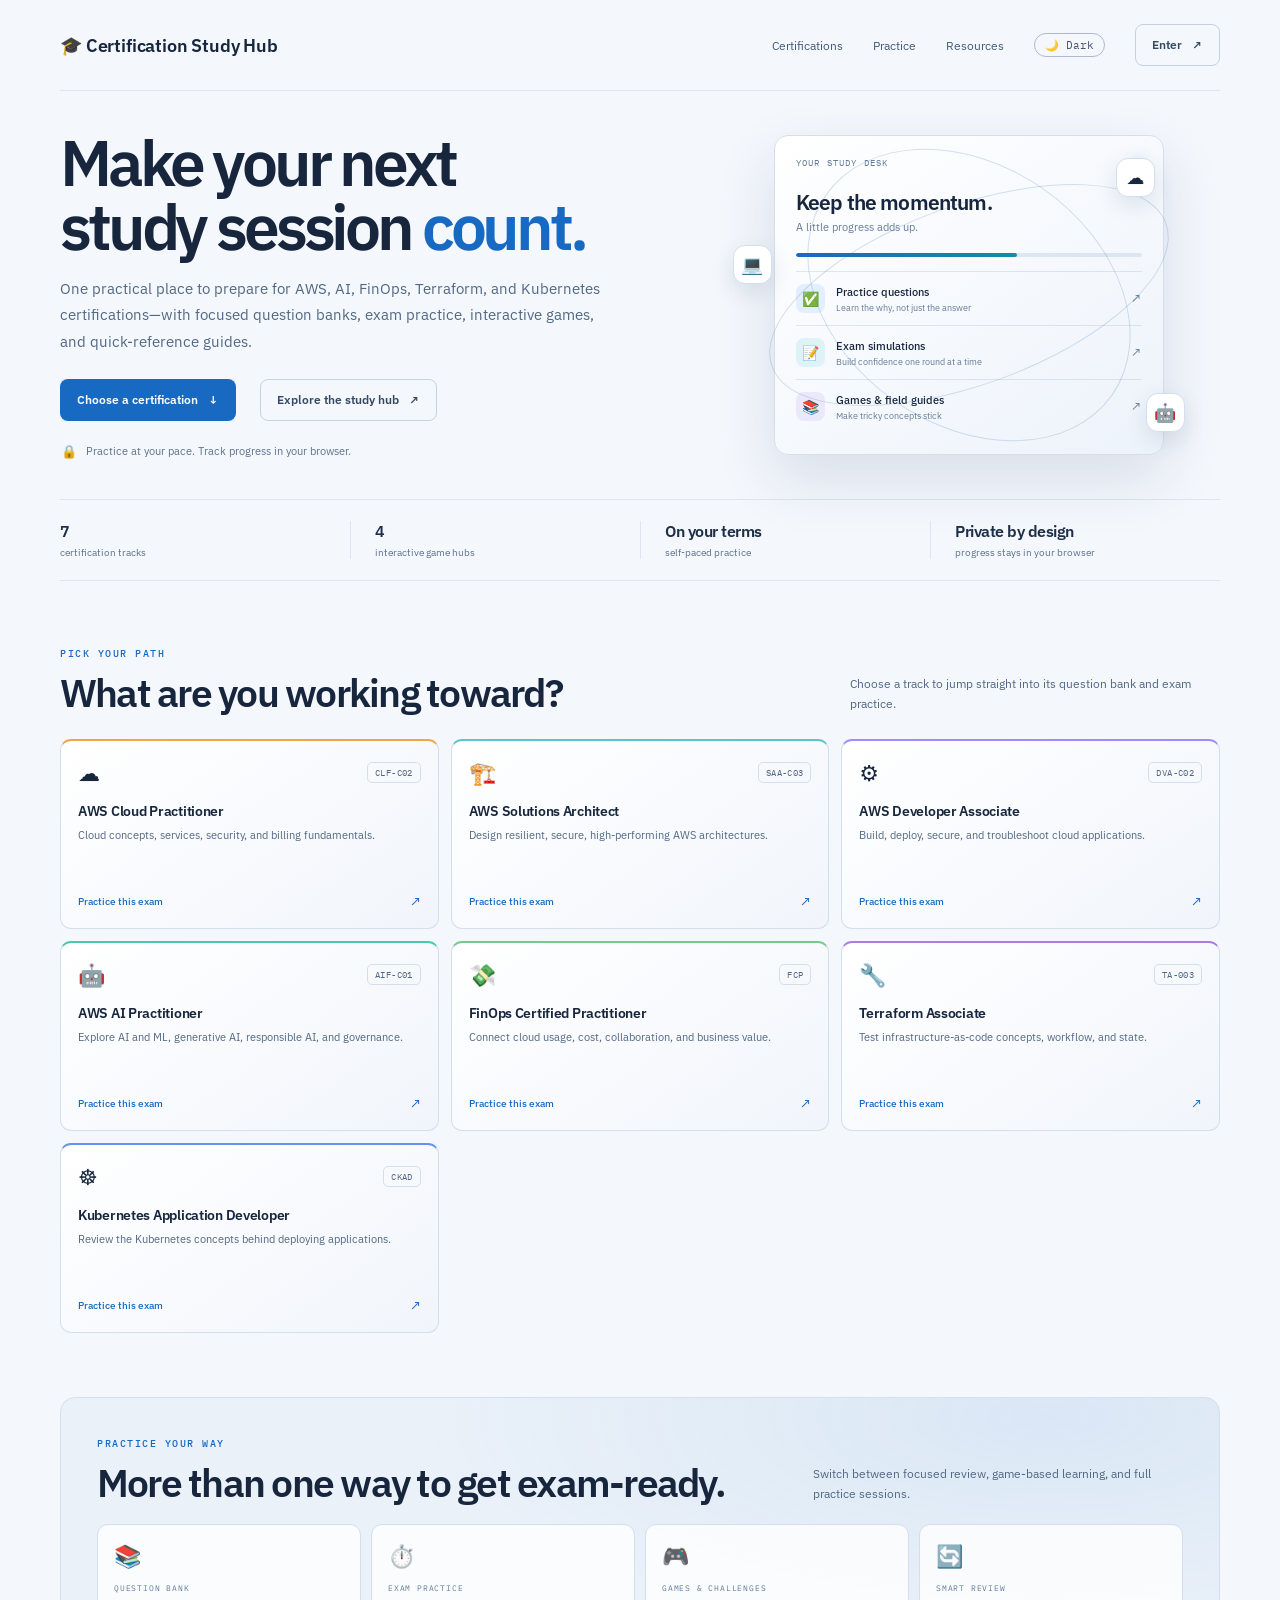
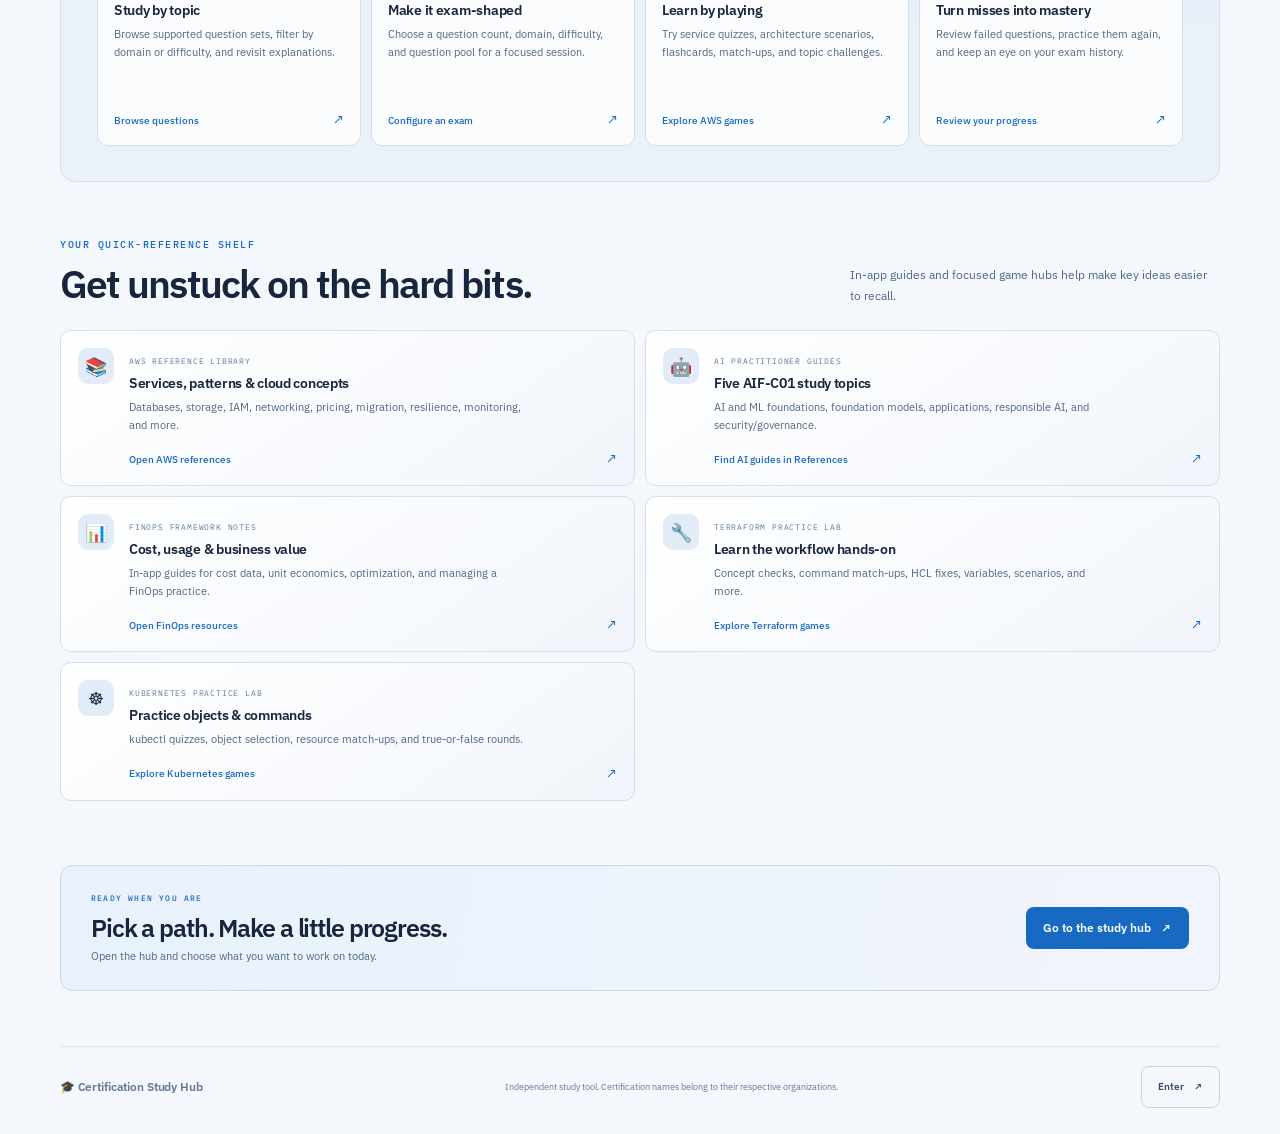
<file: index.html>
<!DOCTYPE html>
<html lang="en">
<head>
  <meta charset="UTF-8">
  <meta name="viewport" content="width=device-width, initial-scale=1">
  <meta name="theme-color" content="#f4f7fc">
  <meta name="description" content="A focused study hub for cloud, infrastructure, AI, Kubernetes, and FinOps certifications. Explore practice exams, question banks, games, and study guides.">
  <title>Certification Study Hub — Learn by doing</title>
  <link rel="stylesheet" href="css/styles.css">
  <link rel="stylesheet" href="css/landing.css">
</head>
<body class="landing-page">
  <header class="landing-nav">
    <a class="landing-brand" href="index.html" aria-label="Certification Study Hub home">
      <span class="landing-brand-mark">🎓</span>
      <span>Certification <span>Study Hub</span></span>
    </a>
    <nav class="landing-nav-links" aria-label="Main navigation">
      <a href="#certifications">Certifications</a>
      <a href="#practice">Practice</a>
      <a href="#resources">Resources</a>
      <button class="landing-theme-toggle" id="landing-theme-toggle" type="button" aria-label="Switch to light mode" aria-pressed="false">☀️ Light</button>
      <a class="landing-button landing-button-secondary landing-nav-cta" href="study-hub.html?exam=game">Enter <span aria-hidden="true">↗</span></a>
    </nav>
  </header>

  <main>
    <section class="landing-hero">
      <div class="landing-hero-copy">
        <h1>Make your next<br>study session <em>count.</em></h1>
        <p class="landing-lede">One practical place to prepare for AWS, AI, FinOps, Terraform, and Kubernetes certifications—with focused question banks, exam practice, interactive games, and quick-reference guides.</p>
        <div class="landing-hero-actions">
          <a class="landing-button landing-button-primary" href="#certifications">Choose a certification <span aria-hidden="true">↓</span></a>
          <a class="landing-button landing-button-secondary" href="study-hub.html?exam=game">Explore the study hub <span aria-hidden="true">↗</span></a>
        </div>
        <div class="landing-proof">
          <span class="landing-proof-icon">🔒</span>
          <span>Practice at your pace. Track progress in your browser.</span>
        </div>
      </div>
      <div class="landing-hero-art" aria-label="Study hub preview">
        <div class="landing-orbit landing-orbit-one"></div>
        <div class="landing-orbit landing-orbit-two"></div>
        <div class="landing-float landing-float-cloud">☁️</div>
        <div class="landing-float landing-float-code">💻</div>
        <div class="landing-float landing-float-ai">🤖</div>
        <div class="landing-preview">
          <div class="landing-preview-top"><span>YOUR STUDY DESK</span><span class="landing-live-dot"></span></div>
          <div class="landing-preview-title">Keep the momentum.</div>
          <div class="landing-preview-subtitle">A little progress adds up.</div>
          <div class="landing-preview-progress"><span></span></div>
          <div class="landing-preview-row">
            <span class="landing-preview-icon landing-preview-icon-green">✅</span>
            <span><strong>Practice questions</strong><small>Learn the why, not just the answer</small></span>
            <span class="landing-preview-arrow">↗</span>
          </div>
          <div class="landing-preview-row">
            <span class="landing-preview-icon landing-preview-icon-blue">📝</span>
            <span><strong>Exam simulations</strong><small>Build confidence one round at a time</small></span>
            <span class="landing-preview-arrow">↗</span>
          </div>
          <div class="landing-preview-row">
            <span class="landing-preview-icon landing-preview-icon-orange">📚</span>
            <span><strong>Games &amp; field guides</strong><small>Make tricky concepts stick</small></span>
            <span class="landing-preview-arrow">↗</span>
          </div>
        </div>
      </div>
    </section>

    <section class="landing-stat-strip" aria-label="Study hub features">
      <div><strong>7</strong><span>certification tracks</span></div>
      <div><strong>4</strong><span>interactive game hubs</span></div>
      <div><strong>On your terms</strong><span>self-paced practice</span></div>
      <div><strong>Private by design</strong><span>progress stays in your browser</span></div>
    </section>

    <section class="landing-section" id="certifications">
      <div class="landing-section-heading">
        <div><div class="landing-eyebrow">PICK YOUR PATH</div><h2>What are you working toward?</h2></div>
        <p>Choose a track to jump straight into its question bank and exam practice.</p>
      </div>
      <div class="landing-cert-grid">
        <a class="landing-cert-card cert-aws" href="study-hub.html?exam=ccp&screen=exam-config">
          <div class="landing-card-top"><span class="landing-card-icon">☁️</span><span class="landing-card-code">CLF-C02</span></div>
          <h3>AWS Cloud Practitioner</h3><p>Cloud concepts, services, security, and billing fundamentals.</p>
          <span class="landing-card-link">Practice this exam <b>↗</b></span>
        </a>
        <a class="landing-cert-card cert-saa" href="study-hub.html?exam=saa&screen=exam-config">
          <div class="landing-card-top"><span class="landing-card-icon">🏗️</span><span class="landing-card-code">SAA-C03</span></div>
          <h3>AWS Solutions Architect</h3><p>Design resilient, secure, high-performing AWS architectures.</p>
          <span class="landing-card-link">Practice this exam <b>↗</b></span>
        </a>
        <a class="landing-cert-card cert-dva" href="study-hub.html?exam=dva&screen=exam-config">
          <div class="landing-card-top"><span class="landing-card-icon">⚙️</span><span class="landing-card-code">DVA-C02</span></div>
          <h3>AWS Developer Associate</h3><p>Build, deploy, secure, and troubleshoot cloud applications.</p>
          <span class="landing-card-link">Practice this exam <b>↗</b></span>
        </a>
        <a class="landing-cert-card cert-ai" href="study-hub.html?exam=ai&screen=exam-config">
          <div class="landing-card-top"><span class="landing-card-icon">🤖</span><span class="landing-card-code">AIF-C01</span></div>
          <h3>AWS AI Practitioner</h3><p>Explore AI and ML, generative AI, responsible AI, and governance.</p>
          <span class="landing-card-link">Practice this exam <b>↗</b></span>
        </a>
        <a class="landing-cert-card cert-finops" href="study-hub.html?exam=finops&screen=exam-config">
          <div class="landing-card-top"><span class="landing-card-icon">💸</span><span class="landing-card-code">FCP</span></div>
          <h3>FinOps Certified Practitioner</h3><p>Connect cloud usage, cost, collaboration, and business value.</p>
          <span class="landing-card-link">Practice this exam <b>↗</b></span>
        </a>
        <a class="landing-cert-card cert-tf" href="study-hub.html?exam=terraform&screen=exam-config">
          <div class="landing-card-top"><span class="landing-card-icon">🔧</span><span class="landing-card-code">TA-003</span></div>
          <h3>Terraform Associate</h3><p>Test infrastructure-as-code concepts, workflow, and state.</p>
          <span class="landing-card-link">Practice this exam <b>↗</b></span>
        </a>
        <a class="landing-cert-card cert-k8s" href="study-hub.html?exam=ckad&screen=exam-config">
          <div class="landing-card-top"><span class="landing-card-icon">☸️</span><span class="landing-card-code">CKAD</span></div>
          <h3>Kubernetes Application Developer</h3><p>Review the Kubernetes concepts behind deploying applications.</p>
          <span class="landing-card-link">Practice this exam <b>↗</b></span>
        </a>
      </div>
    </section>

    <section class="landing-practice-band" id="practice">
      <div class="landing-section-heading">
        <div><div class="landing-eyebrow">PRACTICE YOUR WAY</div><h2>More than one way to get exam-ready.</h2></div>
        <p>Switch between focused review, game-based learning, and full practice sessions.</p>
      </div>
      <div class="landing-practice-grid">
        <a href="study-hub.html?exam=all&screen=bank" class="landing-practice-card">
          <span class="landing-practice-icon">📚</span><span class="landing-practice-kicker">QUESTION BANK</span>
          <h3>Study by topic</h3><p>Browse supported question sets, filter by domain or difficulty, and revisit explanations.</p><span class="landing-card-link">Browse questions <b>↗</b></span>
        </a>
        <a href="study-hub.html?exam=ccp&screen=exam-config" class="landing-practice-card">
          <span class="landing-practice-icon">⏱️</span><span class="landing-practice-kicker">EXAM PRACTICE</span>
          <h3>Make it exam-shaped</h3><p>Choose a question count, domain, difficulty, and question pool for a focused session.</p><span class="landing-card-link">Configure an exam <b>↗</b></span>
        </a>
        <a href="study-hub.html?exam=game" class="landing-practice-card">
          <span class="landing-practice-icon">🎮</span><span class="landing-practice-kicker">GAMES &amp; CHALLENGES</span>
          <h3>Learn by playing</h3><p>Try service quizzes, architecture scenarios, flashcards, match-ups, and topic challenges.</p><span class="landing-card-link">Explore AWS games <b>↗</b></span>
        </a>
        <a href="study-hub.html?exam=all&screen=failed" class="landing-practice-card">
          <span class="landing-practice-icon">🔄</span><span class="landing-practice-kicker">SMART REVIEW</span>
          <h3>Turn misses into mastery</h3><p>Review failed questions, practice them again, and keep an eye on your exam history.</p><span class="landing-card-link">Review your progress <b>↗</b></span>
        </a>
      </div>
    </section>

    <section class="landing-section" id="resources">
      <div class="landing-section-heading">
        <div><div class="landing-eyebrow">YOUR QUICK-REFERENCE SHELF</div><h2>Get unstuck on the hard bits.</h2></div>
        <p>In-app guides and focused game hubs help make key ideas easier to recall.</p>
      </div>
      <div class="landing-resource-grid">
        <a class="landing-resource-card" href="study-hub.html?exam=ref">
          <span class="landing-resource-icon">📚</span><div><span class="landing-resource-label">AWS REFERENCE LIBRARY</span><h3>Services, patterns &amp; cloud concepts</h3><p>Databases, storage, IAM, networking, pricing, migration, resilience, monitoring, and more.</p></div><span class="landing-card-link">Open AWS references <b>↗</b></span>
        </a>
        <a class="landing-resource-card" href="study-hub.html?exam=ref">
          <span class="landing-resource-icon">🤖</span><div><span class="landing-resource-label">AI PRACTITIONER GUIDES</span><h3>Five AIF-C01 study topics</h3><p>AI and ML foundations, foundation models, applications, responsible AI, and security/governance.</p></div><span class="landing-card-link">Find AI guides in References <b>↗</b></span>
        </a>
        <a class="landing-resource-card" href="study-hub.html?exam=finops-hub">
          <span class="landing-resource-icon">📊</span><div><span class="landing-resource-label">FINOPS FRAMEWORK NOTES</span><h3>Cost, usage &amp; business value</h3><p>In-app guides for cost data, unit economics, optimization, and managing a FinOps practice.</p></div><span class="landing-card-link">Open FinOps resources <b>↗</b></span>
        </a>
        <a class="landing-resource-card" href="study-hub.html?exam=tf-games">
          <span class="landing-resource-icon">🔧</span><div><span class="landing-resource-label">TERRAFORM PRACTICE LAB</span><h3>Learn the workflow hands-on</h3><p>Concept checks, command match-ups, HCL fixes, variables, scenarios, and more.</p></div><span class="landing-card-link">Explore Terraform games <b>↗</b></span>
        </a>
        <a class="landing-resource-card" href="study-hub.html?exam=k8s-games">
          <span class="landing-resource-icon">☸️</span><div><span class="landing-resource-label">KUBERNETES PRACTICE LAB</span><h3>Practice objects &amp; commands</h3><p>kubectl quizzes, object selection, resource match-ups, and true-or-false rounds.</p></div><span class="landing-card-link">Explore Kubernetes games <b>↗</b></span>
        </a>
      </div>
    </section>

    <section class="landing-final-cta">
      <div><div class="landing-eyebrow">READY WHEN YOU ARE</div><h2>Pick a path. Make a little progress.</h2><p>Open the hub and choose what you want to work on today.</p></div>
      <a class="landing-button landing-button-primary" href="study-hub.html?exam=game">Go to the study hub <span aria-hidden="true">↗</span></a>
    </section>
  </main>

  <footer class="landing-footer">
    <a class="landing-brand" href="index.html"><span class="landing-brand-mark">🎓</span><span>Certification <span>Study Hub</span></span></a>
    <span>Independent study tool. Certification names belong to their respective organizations.</span>
    <a class="landing-button landing-button-secondary" href="study-hub.html?exam=game">Enter <span aria-hidden="true">↗</span></a>
  </footer>
  <script>
    const landingThemeButton = document.getElementById('landing-theme-toggle');
    const landingThemeMeta = document.querySelector('meta[name="theme-color"]');

    function setLandingTheme(theme) {
      const isLight = theme === 'light';
      document.body.classList.toggle('light', isLight);
      landingThemeButton.textContent = isLight ? '🌙 Dark' : '☀️ Light';
      landingThemeButton.setAttribute('aria-label', `Switch to ${isLight ? 'dark' : 'light'} mode`);
      landingThemeButton.setAttribute('aria-pressed', String(isLight));
      landingThemeMeta.content = isLight ? '#f4f7fc' : '#0b1220';
    }

    try {
      setLandingTheme(localStorage.getItem('awshub_theme') || 'light');
    } catch (error) {
      console.warn('Could not read the landing page theme preference.', error);
      setLandingTheme('light');
    }

    landingThemeButton.addEventListener('click', () => {
      const theme = document.body.classList.contains('light') ? 'dark' : 'light';
      setLandingTheme(theme);
      try {
        localStorage.setItem('awshub_theme', theme);
      } catch (error) {
        console.warn('Could not save the landing page theme preference.', error);
      }
    });
  </script>
</body>
</html>
</file>
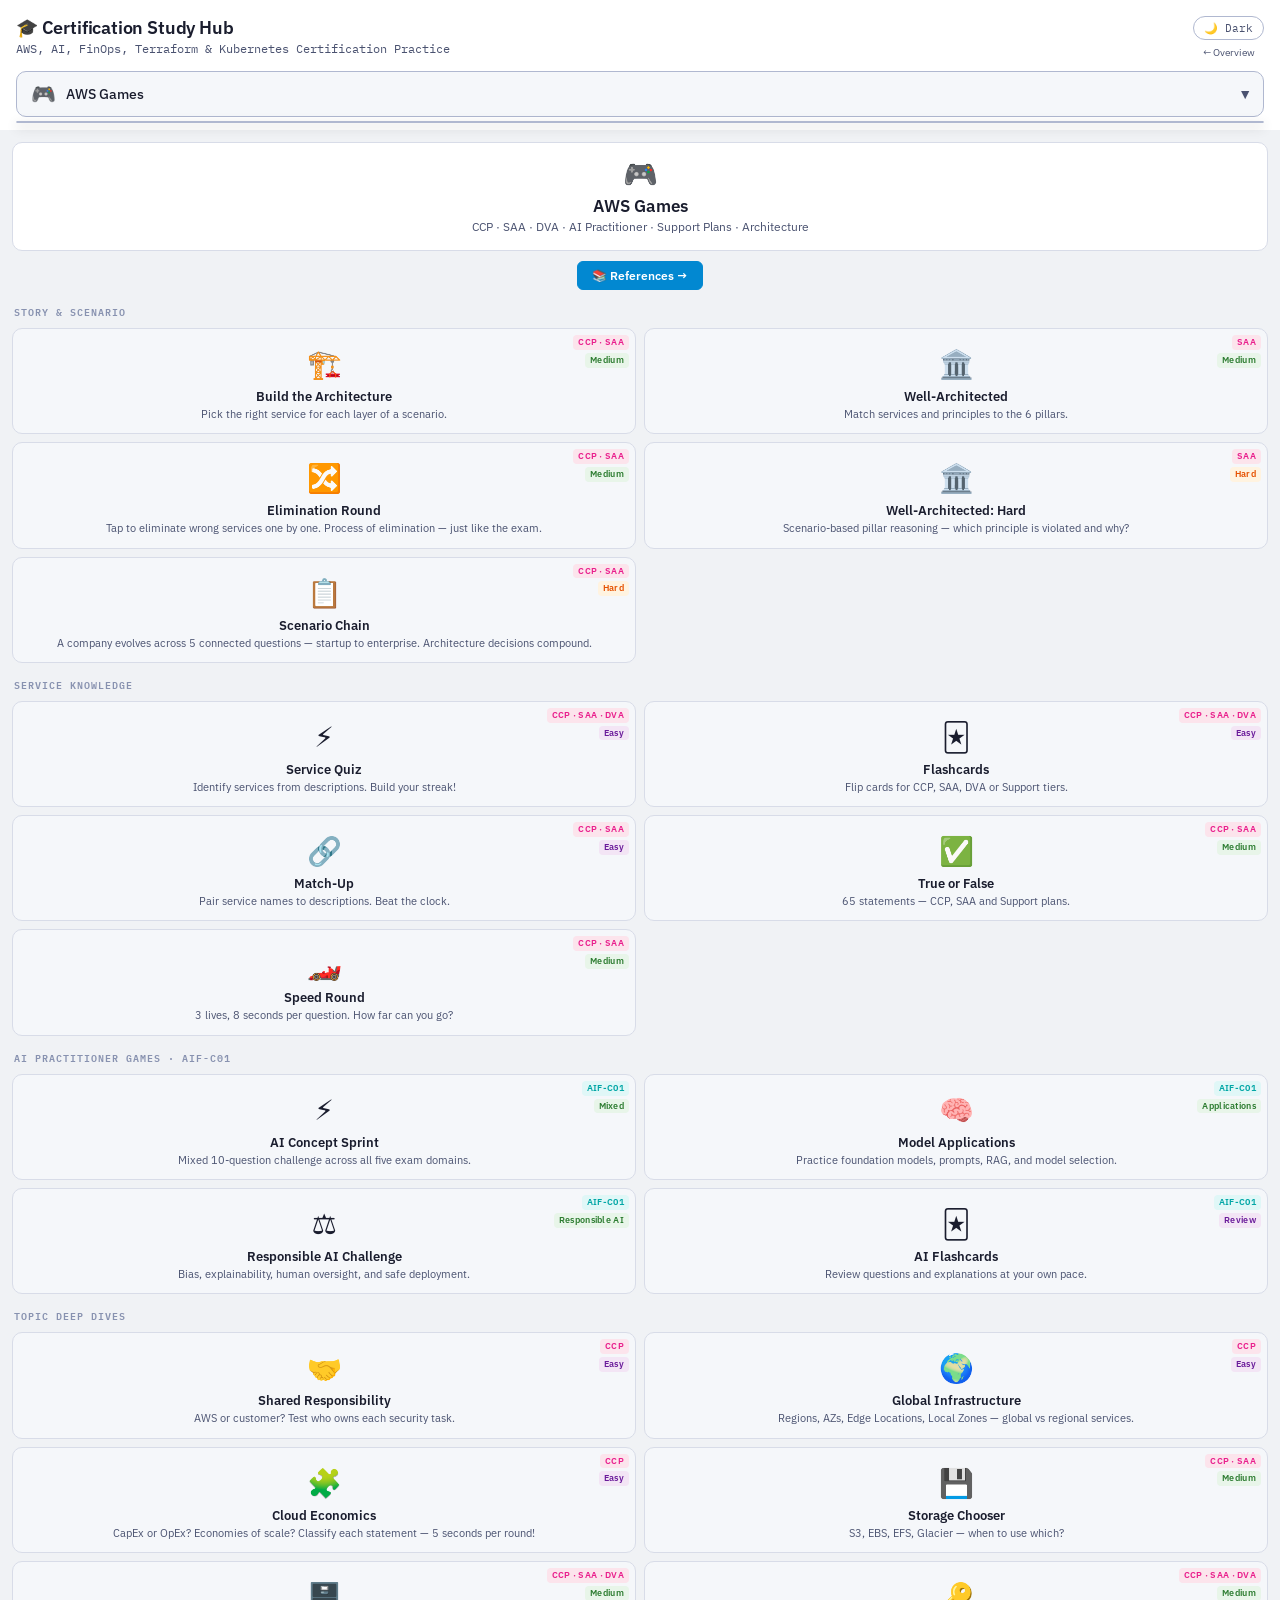
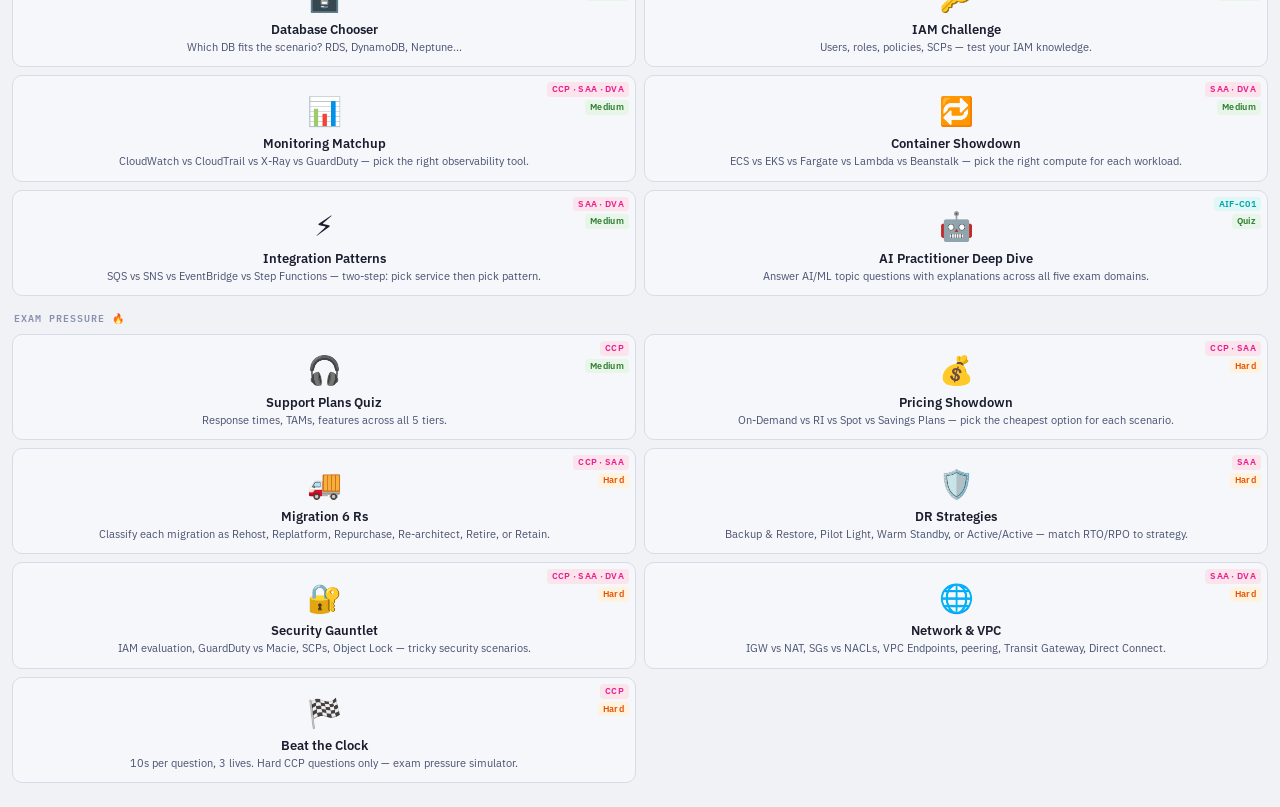
<file: study-hub.html>
<!DOCTYPE html>
<html lang="en">
<head>
<meta charset="UTF-8">
<meta name="viewport" content="width=device-width, initial-scale=1.0, maximum-scale=1.0">
<title>Certification Study Hub</title>
<link rel="stylesheet" href="css/styles.css">
</head>
<body class="light">


<div class="app-header">
  <div class="app-header-top">
    <div class="app-header-copy">
      <div class="app-title">🎓 Certification Study Hub</div>
      <div class="app-subtitle">AWS, AI, FinOps, Terraform &amp; Kubernetes Certification Practice</div>
    </div>
    <div class="app-header-actions">
      <button class="theme-toggle" onclick="toggleTheme()" id="theme-btn">🌙 Dark</button>
      <a class="app-home-link" href="index.html">← Overview</a>
    </div>
  </div>
  <div class="cert-selector">
    <div class="cert-dropdown" id="cert-dropdown" onclick="toggleCertDropdown()">
      <span class="cert-icon" id="selected-cert-icon">🎮</span>
      <span class="cert-name" id="selected-cert-name">AWS Games</span>
      <span class="cert-dropdown-arrow">▼</span>
    </div>
    <div class="cert-options" id="cert-options">
      <!-- Games Section -->
      <div class="cert-option selected" data-cert="game" onclick="selectCert('game')">
        <span class="cert-icon">🎮</span><span class="cert-name">AWS Games</span><span class="cert-badge">AWS</span>
      </div>
      <div class="cert-option" data-cert="ref" onclick="selectCert('ref')">
        <span class="cert-icon">📚</span><span class="cert-name">AWS References</span><span class="cert-badge">AWS</span>
      </div>
      <div class="cert-option" data-cert="tf-games" onclick="selectCert('tf-games')">
        <span class="cert-icon">⚡</span><span class="cert-name">Terraform Games</span><span class="cert-badge">HashiCorp</span>
      </div>
      <div class="cert-option" data-cert="k8s-games" onclick="selectCert('k8s-games')">
        <span class="cert-icon">🎪</span><span class="cert-name">Kubernetes Games</span><span class="cert-badge">CNCF</span>
      </div>
      <div class="cert-option" data-cert="finops-hub" onclick="selectCert('finops-hub')">
        <span class="cert-icon">📊</span><span class="cert-name">FinOps Games</span><span class="cert-badge">FinOps</span>
      </div>

      <!-- Certifications Section -->
      <div class="cert-option" data-cert="ccp" onclick="selectCert('ccp')">
        <span class="cert-icon">☁️</span><span class="cert-name">AWS Cloud Practitioner | CLF-C02</span><span class="cert-badge">AWS</span>
      </div>
      <div class="cert-option" data-cert="saa" onclick="selectCert('saa')">
        <span class="cert-icon">🏗️</span><span class="cert-name">AWS Solutions Architect | SAA-C03</span><span class="cert-badge">AWS</span>
      </div>
      <div class="cert-option" data-cert="dva" onclick="selectCert('dva')">
        <span class="cert-icon">⚙️</span><span class="cert-name">AWS Developer Associate | DVA-C02</span><span class="cert-badge">AWS</span>
      </div>
      <div class="cert-option" data-cert="ai" onclick="selectCert('ai')">
        <span class="cert-icon">🤖</span><span class="cert-name">AWS AI Practitioner | AIF-C01</span><span class="cert-badge">AWS</span>
      </div>
      <div class="cert-option" data-cert="finops" onclick="selectCert('finops')">
        <span class="cert-icon">💸</span><span class="cert-name">FinOps Certified Practitioner | FCP</span><span class="cert-badge">FinOps</span>
      </div>

      <div class="cert-option" data-cert="terraform" onclick="selectCert('terraform')">
        <span class="cert-icon">🔧</span><span class="cert-name">Terraform Associate | TA-003</span><span class="cert-badge">HashiCorp</span>
      </div>
      <div class="cert-option" data-cert="ckad" onclick="selectCert('ckad')">
        <span class="cert-icon">☸️</span><span class="cert-name">Kubernetes Application Developer | CKAD</span><span class="cert-badge">CNCF</span>
      </div>
      <div class="cert-option" data-cert="all" onclick="selectCert('all')">
        <span class="cert-icon">🔀</span><span class="cert-name">AWS Combined Practice Questions | ALL</span><span class="cert-badge">AWS</span>
      </div>
    </div>
  </div>
</div>

<div class="exam-tabs" style="display:none" id="examTabs">
  <div class="exam-tab active-game" data-exam="game" onclick="switchExam('game')">🎮 AWS<br>Games</div>
  <div class="exam-tab" data-exam="ref" onclick="switchExam('ref')">📚 AWS<br>References</div>
  <div class="exam-tab" data-exam="ccp" onclick="switchExam('ccp')">☁️ Cloud<br>Practitioner</div>
  <div class="exam-tab" data-exam="saa" onclick="switchExam('saa')">🏗️ Solutions<br>Architect</div>
  <div class="exam-tab" data-exam="dva" onclick="switchExam('dva')">⚙️ Developer<br>Associate</div>
  <div class="exam-tab" data-exam="ai" onclick="switchExam('ai')">🤖 AI<br>Practitioner</div>
  <div class="exam-tab" data-exam="finops-hub" onclick="switchExam('finops-hub')">📊 FinOps<br>Games &amp; Resources</div>
  <div class="exam-tab" data-exam="finops" onclick="switchExam('finops')">💸 FinOps<br>Practitioner</div>
  <div class="exam-tab" data-exam="tf-games" onclick="switchExam('tf-games')">⚡ Terraform<br>Games</div>
  <div class="exam-tab" data-exam="terraform" onclick="switchExam('terraform')">🔧 Terraform</div>
  <div class="exam-tab" data-exam="k8s-games" onclick="switchExam('k8s-games')">🎪 K8s<br>Games</div>
  <div class="exam-tab" data-exam="ckad" onclick="switchExam('ckad')">☸️ CKAD</div>
  <div class="exam-tab" data-exam="all" onclick="switchExam('all')">🔀 Combined<br>Practice</div>
</div>

<div class="nav" id="mainNav" style="display:none">
  <button class="nav-btn" data-nav="home" onclick="showScreen('home')">Dashboard</button>
  <button class="nav-btn" data-nav="bank" onclick="showScreen('bank')">Questions</button>
  <button class="nav-btn" data-nav="exam-config" onclick="showScreen('exam-config')">Take Exam</button>
  <button class="nav-btn" data-nav="failed" onclick="showScreen('failed')">Failed</button>
  <button class="nav-btn" data-nav="history" onclick="showScreen('history')">History</button>
</div>

<!-- HOME -->
<div id="screen-home" class="screen">
  <div class="stat-grid" id="stats-grid"></div>
  <div class="card">
    <div class="section-title">Quick start</div>
    <div class="btn-row">
      <button class="btn btn-ccp" id="quick-btn" onclick="startQuickExam()">Quick 10-Q Exam</button>
      <button class="btn btn-ghost" onclick="startFailedExam()">Practice Failed</button>
    </div>
  </div>
  <div class="card">
    <div class="section-title">Recent exams</div>
    <div id="recent-list"></div>
  </div>
  <div class="card">
    <div class="section-title">Domain coverage</div>
    <div id="domain-coverage"></div>
  </div>
</div>

<!-- BANK -->
<div id="screen-bank" class="screen">
  <div class="filter-row">
    <select id="filter-domain" onchange="renderBank()" style="flex:1;min-width:130px"></select>
    <select id="filter-difficulty" onchange="renderBank()">
      <option value="">All levels</option>
      <option value="easy">Easy</option>
      <option value="hard">Hard</option>
    </select>
    <select id="filter-status" onchange="renderBank()">
      <option value="">All</option>
      <option value="failed">Failed</option>
      <option value="passed">Passed</option>
      <option value="unseen">New</option>
    </select>
  </div>
  <div style="font-size:12px;color:var(--text3);margin-bottom:10px" id="bank-count"></div>
  <div class="card" style="padding:0;overflow:hidden">
    <div id="bank-list"></div>
  </div>
</div>

<!-- QUESTION DETAIL -->
<div id="screen-question" class="screen">
  <button class="btn btn-ghost" style="margin-bottom:12px;width:100%" onclick="goBack()">← Back</button>
  <div id="question-detail"></div>
</div>

<!-- EXAM CONFIG -->
<div id="screen-exam-config" class="screen">
  <div class="card">
    <div class="section-title">Configure exam</div>
    <div class="config-label">Number of questions</div>
    <input type="number" id="exam-count" value="20" min="5" max="200" style="width:100%">
    <div class="config-label">Domain</div>
    <select id="exam-domain" style="width:100%"></select>
    <div class="config-label">Difficulty</div>
    <select id="exam-difficulty" style="width:100%">
      <option value="all">All levels</option>
      <option value="easy">Easy only</option>
      <option value="hard">Hard (exam-style) only</option>
    </select>
    <div class="config-label">Question pool</div>
    <select id="exam-pool" style="width:100%">
      <option value="all">All questions</option>
      <option value="failed">Failed only</option>
      <option value="unseen">Unseen only</option>
    </select>
    <div style="margin-top:16px" class="btn-row">
      <button class="btn btn-ccp" id="start-exam-btn" onclick="startExam()" style="flex:1">Start Exam</button>
      <button class="btn btn-ghost" onclick="showScreen('home')">Cancel</button>
    </div>
  </div>
</div>

<!-- EXAM -->
<div id="screen-exam" class="screen">
  <div style="display:flex;justify-content:space-between;align-items:center;margin-bottom:6px">
    <div style="font-size:12px;color:var(--text2);font-family:'IBM Plex Mono',monospace" id="exam-progress-lbl"></div>
    <div style="font-size:12px;font-weight:600;font-family:'IBM Plex Mono',monospace" id="exam-score-lbl"></div>
  </div>
  <div class="progress-bar"><div class="progress-fill fill-ccp" id="exam-progress-bar"></div></div>
  <div id="exam-question-area"></div>
  <div style="margin-top:10px" id="exam-controls"></div>
</div>

<!-- RESULTS -->
<div id="screen-results" class="screen">
  <div id="results-area"></div>
</div>

<!-- FAILED -->
<div id="screen-failed" class="screen">
  <div style="display:flex;justify-content:space-between;align-items:center;margin-bottom:12px;flex-wrap:wrap;gap:8px">
    <div>
      <div style="font-size:15px;font-weight:600">Failed Questions</div>
      <div style="font-size:12px;color:var(--text2)" id="failed-subtitle"></div>
    </div>
    <button class="btn btn-ccp" id="practice-failed-btn" onclick="startFailedExam()">Practice These</button>
  </div>
  <div id="failed-list"></div>
</div>

<!-- HISTORY -->
<div id="screen-history" class="screen">
  <div style="font-size:15px;font-weight:600;margin-bottom:12px">Exam History</div>
  <div id="history-list"></div>
</div>

<!-- GAME -->
<div id="screen-game" class="screen active">
  <div id="game-area"></div>
</div>

<!-- 1. Question data (no dependencies) -->
<script src="js/data/ccp-questions.js"></script>
<script src="js/data/saa-questions.js"></script>
<script src="js/data/dva-questions.js"></script>
<script src="js/data/ai-practitioner-questions.js"></script>
<script src="js/data/finops-questions.js"></script>
<script src="js/data/terraform-questions.js"></script>
<script src="js/data/ckad-questions.js"></script>

<!-- 2. Functions (define everything, run nothing) -->
<script src="js/core/exam-engine.js"></script>
<script src="js/core/games.js"></script>
<script src="js/core/ai-practitioner-games.js"></script>
<script src="js/core/finops.js"></script>
<script src="js/core/games-terraform-k8s.js"></script>

<!-- 3. App config + boot (loaded LAST) -->
<script src="js/core/app.js"></script>

</body>
</html>
</file>
<file: css/styles.css>
@import url('https://fonts.googleapis.com/css2?family=IBM+Plex+Mono:wght@400;500&family=IBM+Plex+Sans:wght@400;500;600&display=swap');

/* ── COLOR VARIABLES ── */
:root {
  --bg:#0f1117;--surface:#181c27;--surface2:#1e2335;--surface3:#252b40;
  --border:#2a3050;--border2:#3a4470;
  --text:#e8eaf6;--text2:#8892b0;--text3:#4a5580;
  --ccp:#ff9900;--ccp-dim:#3d2700;--ccp-mid:#7a4800;
  --saa:#00bcd4;--saa-dim:#002a30;--saa-mid:#00606e;
  --dva:#7c4dff;--dva-dim:#1a0a40;--dva-mid:#4a2ab0;
  --ai:#00a6a6;--ai-dim:#002b2b;--ai-mid:#006b6b;
  --finops:#4eaa73;--finops-dim:#10291b;--finops-mid:#367a50;
  --terraform:#7B42BC;--terraform-dim:#1a0a2a;--terraform-mid:#5a3290;
  --ckad:#326CE5;--ckad-dim:#071540;--ckad-mid:#1a3d9e;
  --all:#4caf50;--all-dim:#0a2010;--all-mid:#266028;
  --game:#e91e8c;--game-dim:#2a0518;--game-mid:#8a1055;
  --ref:#0288d1;--ref-dim:#001a2a;--ref-mid:#015f8a;
  --pass:#4caf50;--pass-dim:#0a2010;
  --fail:#f44336;--fail-dim:#2a0a08;
  --radius:10px;--radius-sm:6px;
  font-size:16px;
}

body.light {
  --bg:#f0f2f5;--surface:#ffffff;--surface2:#f5f7fa;--surface3:#eaecf0;
  --border:#d8dce8;--border2:#b0b8d0;
  --text:#1a1d2e;--text2:#4a5270;--text3:#8892b0;
  --ccp-dim:#fff3e0;--ccp-mid:#e65c00;
  --saa-dim:#e0f7fa;--saa-mid:#006080;
  --dva-dim:#ede7f6;--dva-mid:#4527a0;
  --ai-dim:#e0f7f7;--ai-mid:#006b6b;
  --finops-dim:#e7f4eb;--finops-mid:#367a50;
  --terraform-dim:#f3e5f5;--terraform-mid:#4a148c;
  --ckad-dim:#e8eeff;--ckad-mid:#1a3d9e;
  --all-dim:#e8f5e9;--all-mid:#1b5e20;
  --game-dim:#fce4ec;--game-mid:#880e4f;
  --ref-dim:#e1f5fe;--ref-mid:#0277bd;
  --pass-dim:#e8f5e9;
  --fail-dim:#ffebee;
}

/* ── BASE STYLES ── */
* {
  box-sizing:border-box;
  margin:0;
  padding:0;
  -webkit-tap-highlight-color:transparent;
}

body {
  font-family:'IBM Plex Sans',system-ui,sans-serif;
  background:var(--bg);
  color:var(--text);
  min-height:100vh;
  overscroll-behavior:none;
}

h1,h2,h3 {
  font-weight:600;
}

/* ── THEME TOGGLE ── */
.theme-toggle {
  background:none;
  border:1px solid var(--border2);
  border-radius:20px;
  padding:4px 10px;
  font-size:11px;
  color:var(--text2);
  cursor:pointer;
  font-family:'IBM Plex Mono',monospace;
  display:flex;
  align-items:center;
  gap:5px;
  transition:all .2s;
}
.theme-toggle:active {
  transform:scale(.95);
}

/* ── CERTIFICATION DROPDOWN ── */
.cert-selector {
  position:relative;
  margin-bottom:12px;
}

.cert-dropdown {
  width:100%;
  padding:12px 36px 12px 14px;
  background:var(--surface2);
  border:1px solid var(--border2);
  border-radius:var(--radius);
  color:var(--text);
  font-size:14px;
  font-weight:500;
  cursor:pointer;
  display:flex;
  align-items:center;
  gap:10px;
  transition:all .2s;
  font-family:'IBM Plex Sans',sans-serif;
}

.cert-dropdown:hover {
  border-color:var(--border2);
  background:var(--surface3);
}

.cert-dropdown-arrow {
  position:absolute;
  right:12px;
  top:50%;
  transform:translateY(-50%);
  pointer-events:none;
  color:var(--text2);
  transition:transform .2s;
}

.cert-dropdown.open .cert-dropdown-arrow {
  transform:translateY(-50%) rotate(180deg);
}

.cert-options {
  position:absolute;
  top:calc(100% + 4px);
  left:0;
  right:0;
  background:var(--surface);
  border:1px solid var(--border2);
  border-radius:var(--radius);
  box-shadow:0 4px 12px rgba(0,0,0,.3);
  z-index:1000;
  max-height:0;
  overflow:hidden;
  transition:max-height .3s;
}

.cert-options.open {
  max-height:400px;
  overflow-y:auto;
}

.cert-option {
  padding:12px 14px;
  cursor:pointer;
  transition:all .15s;
  display:flex;
  align-items:center;
  gap:10px;
  border-bottom:1px solid var(--border);
}

.cert-option:last-child {
  border-bottom:none;
}

.cert-option:hover {
  background:var(--surface2);
}

.cert-option.selected {
  background:var(--surface3);
  font-weight:600;
}

.cert-icon {
  font-size:20px;
  line-height:1;
}

.cert-name {
  flex:1;
  font-size:14px;
}

.cert-badge {
  font-size:10px;
  padding:2px 6px;
  border-radius:4px;
  background:var(--surface3);
  color:var(--text2);
  font-family:'IBM Plex Mono',monospace;
}

/* ── EXAM TABS ── */
.exam-tabs {
  display:flex;
  border-bottom:1px solid var(--border);
  overflow-x:auto;
  scrollbar-width:none;
  background:var(--surface);
  position:sticky;
  top:0;
  z-index:100;
}

.exam-tabs::-webkit-scrollbar {
  display:none;
}

.exam-tab {
  flex:1;
  min-width:72px;
  padding:12px 8px 10px;
  font-size:12px;
  font-weight:500;
  text-align:center;
  cursor:pointer;
  border-bottom:2px solid transparent;
  color:var(--text2);
  transition:all .2s;
  white-space:nowrap;
  letter-spacing:.02em;
  font-family:'IBM Plex Mono',monospace;
}

.exam-tab.active-ccp {color:var(--ccp);border-color:var(--ccp)}
.exam-tab.active-saa {color:var(--saa);border-color:var(--saa)}
.exam-tab.active-dva {color:var(--dva);border-color:var(--dva)}
.exam-tab.active-ai {color:var(--ai);border-color:var(--ai)}
.exam-tab.active-finops-hub,.exam-tab.active-finops {color:var(--finops);border-color:var(--finops)}
.exam-tab.active-terraform {color:var(--terraform);border-color:var(--terraform)}
.exam-tab.active-ckad {color:var(--ckad);border-color:var(--ckad)}
.exam-tab.active-all {color:var(--all);border-color:var(--all)}
.exam-tab.active-game {color:var(--game);border-color:var(--game)}
.exam-tab.active-ref {color:var(--ref);border-color:var(--ref)}

/* ── APP HEADER ── */
.app-header {
  padding:16px 16px 1px;
  background:var(--surface);
}

.app-header-top {
  display:flex;
  justify-content:space-between;
  align-items:flex-start;
  gap:12px;
  margin-bottom:12px;
}

.app-header-copy {
  flex:1;
  min-width:0;
}

.app-header-actions {
  display:flex;
  flex-direction:column;
  align-items:flex-start;
  gap:6px;
}

.app-title {
  font-size:18px;
  font-weight:600;
  letter-spacing:-.01em;
}

.app-subtitle {
  font-size:12px;
  color:var(--text2);
  margin-top:2px;
  font-family:'IBM Plex Mono',monospace;
}

.app-home-link {
  display:inline-flex;
  align-items:center;
  justify-content:center;
  width:100%;
  white-space:nowrap;
  margin-top:0;
  color:var(--text2);
  font-size:10px;
  text-decoration:none;
}
.app-home-link:hover { color:var(--text); }

/* ── NAV ── */
.nav {
  display:flex;
  gap:4px;
  padding:10px 12px;
  background:var(--surface2);
  border-bottom:1px solid var(--border);
  overflow-x:auto;
  scrollbar-width:none;
}

.nav::-webkit-scrollbar {
  display:none;
}

.nav-btn {
  padding:6px 12px;
  border:1px solid var(--border2);
  border-radius:var(--radius-sm);
  background:transparent;
  cursor:pointer;
  font-size:12px;
  color:var(--text2);
  white-space:nowrap;
  transition:all .15s;
  font-family:'IBM Plex Sans',sans-serif;
}

.nav-btn:active {
  transform:scale(.96);
}

.nav-btn.active {
  color:var(--text);
  border-color:currentColor;
  background:var(--surface3);
}

.nav-btn.active.ccp {color:var(--ccp)}
.nav-btn.active.saa {color:var(--saa)}
.nav-btn.active.dva {color:var(--dva)}
.nav-btn.active.ai {color:var(--ai)}
.nav-btn.active.finops {color:var(--finops)}
.nav-btn.active.terraform {color:var(--terraform)}
.nav-btn.active.ckad {color:var(--ckad)}
.nav-btn.active.all {color:var(--all)}
.nav-btn.active.game {color:var(--game)}

/* ── CONTENT ── */
.content {
  padding:0;
}

.screen {
  display:none;
  padding:12px;
}

.screen.active {
  display:block;
}

/* ── CARDS ── */
.card {
  background:var(--surface);
  border:1px solid var(--border);
  border-radius:var(--radius);
  padding:14px;
  margin-bottom:10px;
}

/* ── BADGES ── */
.badge {
  display:inline-block;
  font-size:10px;
  padding:2px 7px;
  border-radius:4px;
  font-weight:500;
  font-family:'IBM Plex Mono',monospace;
  letter-spacing:.03em;
}

.b-ccp {background:var(--ccp-dim);color:var(--ccp);border:1px solid var(--ccp-mid)}
.b-saa {background:var(--saa-dim);color:var(--saa);border:1px solid var(--saa-mid)}
.b-dva {background:var(--dva-dim);color:var(--dva);border:1px solid var(--dva-mid)}
.b-ai {background:var(--ai-dim);color:var(--ai);border:1px solid var(--ai-mid)}
.b-finops {background:var(--finops-dim);color:var(--finops);border:1px solid var(--finops-mid)}
.b-terraform {background:var(--terraform-dim);color:var(--terraform);border:1px solid var(--terraform-mid)}
.b-ckad {background:var(--ckad-dim);color:var(--ckad);border:1px solid var(--ckad-mid)}
.b-all {background:var(--all-dim);color:var(--all);border:1px solid var(--all-mid)}
.b-game {background:var(--game-dim);color:var(--game);border:1px solid var(--game-mid)}
.b-pass {background:var(--pass-dim);color:var(--pass)}
.b-fail {background:var(--fail-dim);color:var(--fail)}
.b-neutral {background:var(--surface3);color:var(--text2)}
.b-easy {background:#e8f5e9;color:#2e7d32;border:1px solid #a5d6a7}
.b-hard {background:#fce4ec;color:#c62828;border:1px solid #ef9a9a}
body:not(.light) .b-easy {background:#1b3a1f;color:#81c784;border-color:#2e5c33}
body:not(.light) .b-hard {background:#3e1a1a;color:#ef9a9a;border-color:#7c2d2d}

/* ── QUESTION CARD ── */
.q-card {
  background:var(--surface);
  border:1px solid var(--border);
  border-radius:var(--radius);
  padding:16px;
  margin-bottom:10px;
}

.q-text {
  font-size:15px;
  font-weight:500;
  line-height:1.5;
  margin-bottom:12px;
}

.option {
  display:block;
  width:100%;
  padding:12px 14px;
  border:1px solid var(--border);
  border-radius:var(--radius-sm);
  cursor:pointer;
  margin-bottom:8px;
  font-size:14px;
  line-height:1.4;
  transition:all .15s;
  background:var(--surface2);
  color:var(--text);
  text-align:left;
  -webkit-user-select:none;
  user-select:none;
  display:flex;
  align-items:center;
  gap:8px;
}

.option-letter {
  font-weight:600;
  min-width:18px;
  font-family:'IBM Plex Mono',monospace;
  font-size:13px;
}

.option:active:not(.disabled) {
  transform:scale(.99);
}

.option.correct {
  border-color:var(--pass);
  background:var(--pass-dim);
  color:#4caf50;
}

.option.wrong {
  border-color:var(--fail);
  background:var(--fail-dim);
  color:#f44336;
}

.option.disabled {
  cursor:default;
}

.explanation {
  background:var(--surface2);
  border-left:3px solid var(--all);
  padding:10px 12px;
  border-radius:var(--radius-sm);
  font-size:13px;
  line-height:1.5;
  color:var(--text2);
}

/* ── BUTTONS ── */
.btn {
  padding:10px 18px;
  border:1px solid var(--border2);
  border-radius:var(--radius-sm);
  background:transparent;
  cursor:pointer;
  font-size:14px;
  color:var(--text2);
  transition:all .15s;
  font-family:'IBM Plex Sans',sans-serif;
  -webkit-user-select:none;
  user-select:none;
}

.btn:active {
  transform:scale(.97);
}

.btn-ccp {background:var(--ccp);color:#000;border-color:var(--ccp);font-weight:600}
.btn-ai {background:var(--ai);color:#001818;border-color:var(--ai);font-weight:600}
.btn-finops {background:var(--finops);color:#07190e;border-color:var(--finops);font-weight:600}
.btn-saa {background:var(--saa);color:#000;border-color:var(--saa);font-weight:600}
.btn-dva {background:var(--dva);color:#fff;border-color:var(--dva);font-weight:600}
.btn-terraform {background:var(--terraform);color:#fff;border-color:var(--terraform);font-weight:600}
.btn-ckad {background:var(--ckad);color:#fff;border-color:var(--ckad);font-weight:600}
.btn-all {background:var(--all);color:#000;border-color:var(--all);font-weight:600}
.btn-game {background:var(--game);color:#fff;border-color:var(--game);font-weight:600}
.btn-ref {background:var(--ref);color:#fff;border-color:var(--ref);font-weight:600}
.btn-ghost {background:var(--surface2)}
.btn-ghost:active {background:var(--surface3)}
.btn-row {display:flex;gap:8px;flex-wrap:wrap}

/* ── PROGRESS BAR ── */
.progress-bar {
  height:4px;
  background:var(--surface3);
  border-radius:2px;
  overflow:hidden;
  margin-bottom:12px;
}

.progress-fill {
  height:100%;
  transition:width .3s;
}

.fill-ccp {background:var(--ccp)}
.fill-ai {background:var(--ai)}
.fill-finops {background:var(--finops)}
.fill-saa {background:var(--saa)}
.fill-dva {background:var(--dva)}
.fill-terraform {background:var(--terraform)}
.fill-ckad {background:var(--ckad)}
.fill-all {background:var(--all)}
.fill-game {background:var(--game)}
.fill-ref {background:var(--ref)}

/* ── STATS GRID ── */
.stat-grid {
  display:grid;
  grid-template-columns:repeat(2,1fr);
  gap:8px;
  margin-bottom:12px;
}

.stat {
  background:var(--surface2);
  border:1px solid var(--border);
  border-radius:var(--radius-sm);
  padding:12px;
  text-align:center;
}

.stat-val {
  font-size:24px;
  font-weight:600;
  font-family:'IBM Plex Mono',monospace;
}

.stat-lbl {
  font-size:11px;
  color:var(--text2);
  margin-top:3px;
  letter-spacing:.04em;
  text-transform:uppercase;
}

/* ── FILTERS ── */
.filter-row {
  display:flex;
  gap:8px;
  flex-wrap:wrap;
  margin-bottom:12px;
  align-items:center;
}

select, input[type=number] {
  padding:8px 10px;
  border:1px solid var(--border2);
  border-radius:var(--radius-sm);
  background:var(--surface2);
  font-size:13px;
  color:var(--text);
  font-family:'IBM Plex Sans',sans-serif;
  -webkit-appearance:none;
  appearance:none;
}

select {
  padding-right:28px;
  background-image:url("data:image/svg+xml,%3Csvg xmlns='http://www.w3.org/2000/svg' width='12' height='8' viewBox='0 0 12 8'%3E%3Cpath d='M1 1l5 5 5-5' stroke='%238892b0' stroke-width='1.5' fill='none' stroke-linecap='round'/%3E%3C/svg%3E");
  background-repeat:no-repeat;
  background-position:right 8px center;
}

/* ── LIST ITEMS ── */
.q-list-item {
  display:flex;
  align-items:flex-start;
  gap:10px;
  padding:12px;
  border-bottom:1px solid var(--border);
  cursor:pointer;
  -webkit-user-select:none;
  user-select:none;
}

.q-list-item:active {
  background:var(--surface3);
}

.q-list-item:last-child {
  border-bottom:none;
}

.q-list-text {
  font-size:13px;
  font-weight:500;
  margin-bottom:5px;
  line-height:1.4;
  color:var(--text);
}

/* ── SECTION TITLE ── */
.section-title {
  font-size:10px;
  font-weight:600;
  letter-spacing:.1em;
  text-transform:uppercase;
  color:var(--text3);
  margin-bottom:8px;
  font-family:'IBM Plex Mono',monospace;
}

/* ── DOMAIN BAR ── */
.domain-row {
  margin-bottom:12px;
}

.domain-top {
  display:flex;
  justify-content:space-between;
  font-size:12px;
  margin-bottom:5px;
}

.domain-name {
  color:var(--text2);
}

.domain-stat {
  color:var(--text3);
}

/* ── RESULT CARD ── */
.result-row {
  display:flex;
  justify-content:space-between;
  align-items:center;
  padding:9px 0;
  border-bottom:1px solid var(--border);
  font-size:13px;
}

.result-row:last-child {
  border-bottom:none;
}

/* ── SCORE BIG ── */
.score-big {
  text-align:center;
  padding:24px 0 16px;
}

.score-num {
  font-size:52px;
  font-weight:600;
  font-family:'IBM Plex Mono',monospace;
  line-height:1;
}

.score-label {
  font-size:13px;
  color:var(--text2);
  margin-top:6px;
}

.score-pill {
  display:inline-block;
  padding:4px 16px;
  border-radius:20px;
  font-size:13px;
  font-weight:600;
  margin-top:10px;
  font-family:'IBM Plex Mono',monospace;
}

/* ── EMPTY STATE ── */
.empty {
  text-align:center;
  padding:40px 20px;
  color:var(--text3);
  font-size:13px;
  line-height:1.7;
}

.empty-icon {
  font-size:32px;
  margin-bottom:10px;
  opacity:.5;
}

/* ── FAIL COUNT ── */
.fail-count {
  font-size:11px;
  font-weight:600;
  color:var(--fail);
  background:var(--fail-dim);
  padding:2px 8px;
  border-radius:4px;
  font-family:'IBM Plex Mono',monospace;
  white-space:nowrap;
}

/* ── EXAM CONFIG ── */
.config-label {
  font-size:12px;
  color:var(--text2);
  margin-bottom:5px;
  margin-top:14px;
  letter-spacing:.03em;
}

.config-label:first-child {
  margin-top:0;
}

/* ── GAME UI ── */
.game-card {
  background:var(--surface);
  border:1px solid var(--border);
  border-radius:var(--radius);
  padding:20px;
  margin-bottom:10px;
  text-align:center;
}

.game-icon {
  font-size:48px;
  margin-bottom:8px;
  line-height:1;
}

.game-service-name {
  font-size:22px;
  font-weight:600;
  margin-bottom:6px;
}

.game-score-row {
  display:flex;
  gap:8px;
  justify-content:center;
  flex-wrap:wrap;
  margin-bottom:14px;
}

.game-score-pill {
  padding:4px 14px;
  border-radius:20px;
  font-size:12px;
  font-weight:600;
  font-family:'IBM Plex Mono',monospace;
}

.game-opt {
  display:block;
  width:100%;
  padding:12px 14px;
  border:1px solid var(--border);
  border-radius:var(--radius-sm);
  cursor:pointer;
  margin-bottom:8px;
  font-size:14px;
  line-height:1.4;
  transition:all .15s;
  background:var(--surface2);
  color:var(--text);
  text-align:left;
  -webkit-user-select:none;
  user-select:none;
}

.game-opt:active:not(.gd) {
  transform:scale(.99);
}

.game-opt.g-correct {
  border-color:var(--pass);
  background:var(--pass-dim);
  color:#4caf50;
}

.game-opt.g-wrong {
  border-color:var(--fail);
  background:var(--fail-dim);
  color:#f44336;
}

.game-opt.gd {
  cursor:default;
}

.game-streak {
  font-size:13px;
  color:var(--text2);
  margin-top:6px;
}

.game-mode-btn {
  position:relative;
  display:flex;
  flex-direction:column;
  align-items:center;
  padding:16px 10px 12px;
  border:1px solid var(--border);
  border-radius:var(--radius);
  cursor:pointer;
  background:var(--surface2);
  transition:all .15s;
  -webkit-user-select:none;
  user-select:none;
}

.game-mode-btn:active {
  transform:scale(.97);
}

.game-mode-btn .gm-icon {
  font-size:28px;
  margin-bottom:6px;
}

.game-mode-btn .gm-name {
  font-size:13px;
  font-weight:600;
  margin-bottom:2px;
}

.game-mode-btn .gm-desc {
  font-size:11px;
  color:var(--text2);
  text-align:center;
  line-height:1.3;
}

.gm-tag {
  position:absolute;
  top:6px;
  right:6px;
  display:flex;
  flex-direction:column;
  align-items:flex-end;
  gap:3px;
}

.gm-tag span {
  font-size:9px;
  font-weight:600;
  letter-spacing:0.3px;
  padding:2px 5px;
  border-radius:4px;
  line-height:1.2;
  white-space:nowrap;
}

/* ── FLIP CARDS ── */
.flip-card {
  perspective:600px;
  cursor:pointer;
  margin-bottom:10px;
}

.flip-inner {
  position:relative;
  width:100%;
  transition:transform .45s;
  transform-style:preserve-3d;
}

.flip-card.flipped .flip-inner {
  transform:rotateY(180deg);
}

.flip-front, .flip-back {
  backface-visibility:hidden;
  -webkit-backface-visibility:hidden;
  background:var(--surface);
  border:1px solid var(--border);
  border-radius:var(--radius);
  padding:24px 18px;
  min-height:130px;
  display:flex;
  align-items:center;
  justify-content:center;
  flex-direction:column;
}

.flip-back {
  position:absolute;
  top:0;
  left:0;
  width:100%;
  transform:rotateY(180deg);
  background:var(--surface2);
}

.flip-hint {
  font-size:11px;
  color:var(--text3);
  margin-top:10px;
  font-family:'IBM Plex Mono',monospace;
}

/* ── MATCH GAME ── */
.match-grid {
  display:grid;
  grid-template-columns:1fr 1fr;
  gap:8px;
}

.match-tile {
  padding:10px 8px;
  border:1px solid var(--border2);
  border-radius:var(--radius-sm);
  cursor:pointer;
  font-size:12px;
  text-align:center;
  line-height:1.35;
  transition:all .15s;
  background:var(--surface2);
  color:var(--text);
  min-height:54px;
  display:flex;
  align-items:center;
  justify-content:center;
  -webkit-user-select:none;
  user-select:none;
}

.match-tile:active:not(.matched):not(.mt-wrong) {
  transform:scale(.97);
}

.match-tile.mt-sel {
  border-color:var(--game);
  background:var(--game-dim);
  color:var(--game);
}

.match-tile.matched {
  border-color:var(--pass);
  background:var(--pass-dim);
  color:var(--pass);
  opacity:.6;
  cursor:default;
}

.match-tile.mt-wrong {
  border-color:var(--fail);
  background:var(--fail-dim);
  animation:shake .3s;
}

@keyframes shake {
  0%, 100% {transform:translateX(0)}
  25% {transform:translateX(-5px)}
  75% {transform:translateX(5px)}
}

/* ── TAG ROW ── */
.chevron {
  color:var(--text3);
  font-size:16px;
  padding-left:6px;
  flex-shrink:0;
  padding-top:1px;
}

.tag-row {
  display:flex;
  gap:4px;
  flex-wrap:wrap;
  margin-top:5px;
}

/* ── MOBILE RESPONSIVE ── */
@media(max-width:400px) {
  .app-title {
    font-size:16px;
  }
  .stat-val {
    font-size:20px;
  }
  .q-text {
    font-size:14px;
  }
  .option {
    font-size:13px;
    padding:10px;
  }
}
</file>
<file: css/landing.css>
:root {
  --landing-bg:#0b1220;
  --landing-panel:#111c2e;
  --landing-panel2:#16243a;
  --landing-line:#263a59;
  --landing-text:#edf4ff;
  --landing-muted:#a4b6d1;
  --landing-blue:#72b7ff;
  --landing-sky:#75e0ee;
  --landing-control-border:#405a7d;
  --landing-control-hover:#72b7ff;
  --landing-toggle-border:#3a4470;
  --landing-toggle-text:#8892b0;
}

body.landing-page {
  background:var(--landing-bg);
  color:var(--landing-text);
  min-height:100vh;
  overflow-x:hidden;
}

.landing-page a { color:inherit; text-decoration:none; }
.landing-button {
  display:inline-flex;
  align-items:center;
  justify-content:center;
  gap:10px;
  min-height:42px;
  padding:0 16px;
  border:1px solid transparent;
  border-radius:8px;
  font:600 12px/1 'IBM Plex Sans',system-ui,sans-serif;
  cursor:pointer;
  transition:transform .2s,background .2s,border-color .2s,color .2s;
}
.landing-button:hover { transform:translateY(-2px); }
.landing-button-secondary {
  border-color:var(--landing-control-border);
  background:transparent;
  color:var(--landing-text);
}
.landing-button-secondary:hover {
  border-color:var(--landing-control-hover);
  color:var(--landing-control-hover);
}
.landing-theme-toggle {
  display:flex;
  align-items:center;
  gap:5px;
  padding:4px 10px;
  border:1px solid var(--landing-toggle-border);
  border-radius:20px;
  background:none;
  color:var(--landing-toggle-text);
  font:400 11px 'IBM Plex Mono',monospace;
  cursor:pointer;
  transition:all .2s;
}
.landing-theme-toggle:active { transform:scale(.95); }
.landing-nav,.landing-hero,.landing-section,.landing-practice-band,.landing-final-cta,.landing-footer,.landing-stat-strip {
  width:min(1160px,calc(100% - 48px));
  margin-inline:auto;
}

.landing-nav {
  display:flex;
  justify-content:space-between;
  align-items:center;
  gap:24px;
  padding:24px 0;
  border-bottom:1px solid rgba(155,190,235,.14);
}

.landing-brand { display:inline-flex;align-items:center;gap:.22em;font-size:18px;font-weight:600;letter-spacing:-.01em;white-space:nowrap; }
.landing-brand>span:last-child>span { color:inherit;font-weight:inherit; }
.landing-brand-mark { display:inline;flex:none;width:auto;height:auto;border-radius:0;background:transparent;color:inherit;font-size:inherit;line-height:inherit; }
.landing-nav-links { display:flex;align-items:center;gap:30px;font-size:12px;color:#b1c3de; }
.landing-nav-links>a:not(.landing-nav-cta):hover,.landing-text-link:hover,.landing-footer>a:last-child:hover { color:var(--landing-blue); }
.landing-hero {
  display:grid;
  grid-template-columns:1.1fr .9fr;
  align-items:center;
  gap:44px;
  min-height:400px;
  padding:24px 0;
}

.landing-eyebrow { display:flex;align-items:center;gap:9px;color:var(--landing-blue);font-family:'IBM Plex Mono',monospace;font-size:10px;font-weight:500;letter-spacing:.15em; }
.landing-eyebrow>span { width:7px;height:7px;border-radius:50%;background:var(--landing-blue);box-shadow:0 0 14px rgba(114,183,255,.7); }
.landing-hero h1 { margin-top:0;font-size:clamp(46px,5vw,68px);line-height:1;letter-spacing:-.065em;font-weight:600; }
.landing-hero h1 em { color:var(--landing-blue);font-style:normal; }
.landing-lede { max-width:550px;margin-top:18px;color:#aabbd3;font-size:15px;line-height:1.75; }
.landing-hero-actions { display:flex;align-items:center;gap:24px;flex-wrap:wrap;margin-top:24px; }
.landing-button-primary { background:var(--landing-blue);color:#0b1b32!important; }
.landing-button-primary:hover { background:#9bceff; }
.landing-proof { display:flex;align-items:center;gap:9px;margin-top:22px;color:#97abc8;font-size:11px; }
.landing-proof-icon { display:grid;place-items:center;width:17px;height:17px;font-size:13px; }

.landing-hero-art { position:relative;display:grid;place-items:center;min-height:360px;isolation:isolate; }
.landing-hero-art:before { content:"";position:absolute;inset:8% 9%;z-index:-2;border-radius:50%;background:radial-gradient(ellipse,rgba(72,139,220,.2),rgba(72,139,220,0) 68%); }
.landing-orbit { position:absolute;border:1px solid rgba(114,183,255,.2);border-radius:50%;transform:rotate(-20deg); }
.landing-orbit-one { width:420px;height:180px; }
.landing-orbit-two { width:350px;height:260px;transform:rotate(35deg); }
.landing-preview { width:min(390px,88%);padding:21px;border:1px solid #314c70;border-radius:14px;background:linear-gradient(145deg,rgba(24,39,62,.97),rgba(15,27,45,.98));box-shadow:0 26px 80px rgba(0,0,0,.36); }
.landing-preview-top { display:flex;justify-content:space-between;align-items:center;color:#9bb0ce;font-family:'IBM Plex Mono',monospace;font-size:9px;letter-spacing:.13em; }
.landing-live-dot { width:7px;height:7px;border-radius:50%;background:var(--landing-blue);box-shadow:0 0 12px rgba(114,183,255,.7); }
.landing-preview-title { margin-top:20px;font-size:21px;font-weight:600;letter-spacing:-.04em; }
.landing-preview-subtitle { margin-top:4px;color:#9bafd0;font-size:11px; }
.landing-preview-progress { height:4px;margin:19px 0 14px;border-radius:9px;background:#263955;overflow:hidden; }
.landing-preview-progress span { display:block;width:64%;height:100%;border-radius:9px;background:linear-gradient(90deg,var(--landing-blue),var(--landing-sky)); }
.landing-preview-row { display:flex;align-items:center;gap:11px;padding:12px 0;border-top:1px solid rgba(190,215,245,.1); }
.landing-preview-icon { display:grid;place-items:center;width:29px;height:29px;border-radius:8px;font-size:14px; }
.landing-preview-icon-green { background:#213b5d;color:#9bceff; }
.landing-preview-icon-blue { background:#1e4053;color:#83d8eb; }
.landing-preview-icon-orange { background:#39364b;color:#c4b5fd; }
.landing-preview-row>span:nth-child(2) { display:flex;flex:1;flex-direction:column;gap:3px; }
.landing-preview-row strong { font-size:11px;font-weight:500; }
.landing-preview-row small { color:#9bafd0;font-size:9px; }
.landing-preview-arrow { color:#9bb2d3;font-size:13px; }
.landing-float { position:absolute;display:grid;place-items:center;width:39px;height:39px;border:1px solid rgba(175,207,247,.2);border-radius:12px;background:#182944;box-shadow:0 10px 24px rgba(0,0,0,.25);font-size:18px; }
.landing-float-cloud { top:12%;right:13%; }
.landing-float-code { top:36%;left:3%; }
.landing-float-ai { right:7%;bottom:12%;color:var(--landing-blue); }

.landing-stat-strip { display:grid;grid-template-columns:repeat(4,1fr);border-block:1px solid rgba(155,190,235,.14);padding:21px 0;margin-bottom:56px; }
.landing-stat-strip>div { display:flex;flex-direction:column;gap:5px;padding-left:24px;border-left:1px solid rgba(155,190,235,.12); }
.landing-stat-strip>div:first-child { padding-left:0;border:0; }
.landing-stat-strip strong { color:#eaf2ff;font-size:16px;font-weight:600;letter-spacing:-.03em; }
.landing-stat-strip span { color:#98abc7;font-size:10px; }

.landing-section { padding:10px 0 64px;scroll-margin-top:25px; }
.landing-section-heading { display:flex;justify-content:space-between;align-items:end;gap:30px;margin-bottom:24px; }
.landing-section-heading h2,.landing-final-cta h2 { margin-top:11px;font-size:clamp(27px,3.4vw,39px);line-height:1.12;letter-spacing:-.045em; }
.landing-section-heading>p { max-width:370px;color:#9bafd0;font-size:12px;line-height:1.7; }
.landing-cert-grid { display:grid;grid-template-columns:repeat(3,1fr);gap:12px; }
.landing-cert-card,.landing-practice-card,.landing-resource-card { position:relative;border:1px solid var(--landing-line);border-radius:11px;background:linear-gradient(145deg,#15233a,#101b2d);transition:border-color .2s,transform .2s,background .2s; }
.landing-cert-card:hover,.landing-practice-card:hover,.landing-resource-card:hover { transform:translateY(-3px);border-color:#5279a8;background:linear-gradient(145deg,#1b2d49,#14233a); }
.landing-cert-card { min-height:190px;padding:17px;display:flex;flex-direction:column; }
.landing-card-top { display:flex;justify-content:space-between;align-items:center; }
.landing-card-icon { font-size:22px; }
.landing-card-code { padding:4px 7px;border:1px solid rgba(172,203,240,.18);border-radius:5px;color:#aec1df;font-family:'IBM Plex Mono',monospace;font-size:9px;letter-spacing:.04em; }
.landing-cert-card h3,.landing-practice-card h3,.landing-resource-card h3 { margin-top:15px;font-size:14px;font-weight:600;letter-spacing:-.02em; }
.landing-cert-card p,.landing-practice-card p,.landing-resource-card p { margin-top:7px;color:#a1b3cf;font-size:11px;line-height:1.6; }
.landing-card-link { display:flex;justify-content:space-between;align-items:center;gap:10px;margin-top:auto;padding-top:16px;color:var(--landing-blue);font-size:10px;font-weight:500; }
.landing-card-link b { font-size:14px;font-weight:400; }
.cert-aws { border-top:2px solid #f1a548; }.cert-saa { border-top:2px solid #58c6cb; }.cert-dva { border-top:2px solid #a18afb; }
.cert-ai { border-top:2px solid #47c9b0; }.cert-finops { border-top:2px solid #78c78e; }.cert-tf { border-top:2px solid #ad7ce0; }.cert-k8s { border-top:2px solid #6791ef; }

.landing-practice-band { padding:39px 36px 35px;border:1px solid #2a4265;border-radius:15px;background:radial-gradient(ellipse at 85% 5%,rgba(87,154,235,.16),transparent 45%),#111d31;scroll-margin-top:24px; }
.landing-practice-band + .landing-section { padding-top:56px; }
.landing-practice-band .landing-section-heading { margin-bottom:20px; }
.landing-practice-grid { display:grid;grid-template-columns:repeat(4,1fr);gap:10px; }
.landing-practice-card { display:flex;flex-direction:column;min-height:222px;padding:16px;background:rgba(13,25,43,.78); }
.landing-practice-icon { font-size:22px; }
.landing-practice-kicker { margin-top:13px;color:#9ab4d9;font-family:'IBM Plex Mono',monospace;font-size:8px;letter-spacing:.1em; }
.landing-practice-card h3 { margin-top:8px; }
.landing-practice-card p { margin-bottom:6px; }
.landing-resource-grid { display:grid;grid-template-columns:repeat(2,1fr);gap:10px; }
.landing-resource-card { display:grid;grid-template-columns:39px 1fr;column-gap:12px;padding:17px; }
.landing-resource-icon { display:grid;place-items:center;width:36px;height:36px;border-radius:10px;background:#203a5b;font-size:18px; }
.landing-resource-label { color:#9bb3d6;font-family:'IBM Plex Mono',monospace;font-size:8px;letter-spacing:.1em; }
.landing-resource-card h3 { margin-top:6px; }
.landing-resource-card p { max-width:400px; }
.landing-resource-card .landing-card-link { grid-column:2; }

.landing-final-cta { display:flex;justify-content:space-between;align-items:center;gap:24px;padding:27px 30px;margin-bottom:55px;border:1px solid #354f74;border-radius:12px;background:linear-gradient(100deg,#1a2c48,#132139); }
.landing-final-cta h2 { font-size:25px; }
.landing-final-cta p { margin-top:7px;color:#a1b4d0;font-size:11px; }
.landing-final-cta .landing-eyebrow { font-size:8px; }
.landing-footer { display:flex;justify-content:space-between;align-items:center;gap:20px;padding:19px 0 26px;border-top:1px solid rgba(155,190,235,.14);color:#8fa3c1;font-size:9px; }
.landing-footer .landing-brand { font-size:12px; }
.landing-footer>a:last-child { color:#c4d4ec;font-size:10px; }

body.landing-page.light {
  --landing-bg:#f4f7fc;
  --landing-panel:#ffffff;
  --landing-panel2:#edf3fb;
  --landing-line:#d4dfed;
  --landing-text:#17263d;
  --landing-muted:#586c87;
  --landing-blue:#1769c2;
  --landing-sky:#148ca8;
  --landing-control-border:#c4d2e4;
  --landing-control-hover:#1769c2;
  --landing-toggle-border:#b0b8d0;
  --landing-toggle-text:#4a5270;
}

.landing-page.light .landing-nav { border-color:#dce5f0; }
.landing-page.light .landing-nav-links { color:#435a77; }
.landing-page.light .landing-eyebrow>span { box-shadow:0 0 12px rgba(23,105,194,.28); }
.landing-page.light .landing-lede,.landing-page.light .landing-section-heading>p { color:#526883; }
.landing-page.light .landing-button-primary { color:#fff!important; }
.landing-page.light .landing-button-primary:hover { background:#0d56a4; }
.landing-page.light .landing-button-secondary { color:#344a66; }
.landing-page.light .landing-proof { color:#5c718c; }
.landing-page.light .landing-hero-art:before { background:radial-gradient(ellipse,rgba(50,126,207,.13),rgba(50,126,207,0) 68%); }
.landing-page.light .landing-orbit { border-color:rgba(41,105,171,.2); }
.landing-page.light .landing-preview { border-color:#d3dfed;background:linear-gradient(145deg,#fff,#edf3fb);box-shadow:0 24px 60px rgba(30,65,105,.13); }
.landing-page.light .landing-preview-top,.landing-page.light .landing-preview-subtitle,.landing-page.light .landing-preview-row small,.landing-page.light .landing-preview-arrow { color:#657b98; }
.landing-page.light .landing-preview-progress { background:#dce6f2; }
.landing-page.light .landing-preview-row { border-color:rgba(65,102,145,.14); }
.landing-page.light .landing-preview-icon-green { background:#e2efff;color:#1769c2; }
.landing-page.light .landing-preview-icon-blue { background:#ddf3f7;color:#11748b; }
.landing-page.light .landing-preview-icon-orange { background:#ece8fb;color:#6550a5; }
.landing-page.light .landing-float { border-color:#d4dfed;background:#fff;box-shadow:0 8px 22px rgba(30,65,105,.12); }
.landing-page.light .landing-stat-strip,.landing-page.light .landing-stat-strip>div { border-color:#dce5f0; }
.landing-page.light .landing-stat-strip strong { color:#1e3049; }
.landing-page.light .landing-stat-strip span { color:#5c718c; }
.landing-page.light .landing-cert-card,.landing-page.light .landing-practice-card,.landing-page.light .landing-resource-card { background:linear-gradient(145deg,#fff,#f1f5fb); }
.landing-page.light .landing-cert-card:hover,.landing-page.light .landing-practice-card:hover,.landing-page.light .landing-resource-card:hover { border-color:#8daed3;background:linear-gradient(145deg,#fff,#eaf2fc); }
.landing-page.light .landing-card-code { border-color:#d4dfed;color:#526883; }
.landing-page.light .landing-cert-card p,.landing-page.light .landing-practice-card p,.landing-page.light .landing-resource-card p { color:#526883; }
.landing-page.light .landing-practice-band { border-color:#d3dfed;background:radial-gradient(ellipse at 85% 5%,rgba(76,143,213,.1),transparent 45%),#eaf1f9; }
.landing-page.light .landing-practice-card { background:rgba(255,255,255,.8); }
.landing-page.light .landing-practice-kicker,.landing-page.light .landing-resource-label { color:#607b9b; }
.landing-page.light .landing-resource-icon { background:#e1ecf8; }
.landing-page.light .landing-final-cta { border-color:#cbd9e9;background:linear-gradient(100deg,#e8f1fc,#f1f5fb); }
.landing-page.light .landing-final-cta p { color:#526883; }
.landing-page.light .landing-footer { border-color:#dce5f0;color:#657895; }

@media(max-width:900px) {
  .landing-nav-links { gap:16px; }
  .landing-hero { gap:22px;grid-template-columns:1fr .9fr; }
  .landing-hero h1 { font-size:clamp(42px,5.2vw,58px); }
  .landing-hero-art { min-height:320px; }
  .landing-orbit-one { width:280px; }
  .landing-orbit-two { width:240px; }
  .landing-preview { padding:17px; }
  .landing-cert-grid { grid-template-columns:repeat(2,1fr); }
  .landing-practice-grid { grid-template-columns:repeat(2,1fr); }
}

@media(max-width:640px) {
  .landing-nav,.landing-hero,.landing-section,.landing-practice-band,.landing-final-cta,.landing-footer,.landing-stat-strip { width:calc(100% - 32px); }
  .landing-nav { padding:17px 0; }
  .landing-brand { font-size:16px; }
  .landing-nav-links { gap:8px; }
  .landing-nav-links>a:not(.landing-nav-cta) { display:none; }
  .landing-hero { grid-template-columns:1fr;gap:16px;padding:40px 0 30px; }
  .landing-hero h1 { font-size:clamp(47px,14vw,68px); }
  .landing-lede { font-size:13px; }
  .landing-hero-art { min-height:270px; }
  .landing-preview { width:min(390px,84%); }
  .landing-orbit-one { width:95%;height:165px; }
  .landing-orbit-two { width:80%;height:235px; }
  .landing-float-cloud { right:6%; }.landing-float-code { left:0; }.landing-float-ai { right:1%; }
  .landing-stat-strip { grid-template-columns:repeat(2,1fr);gap:16px 8px;margin-bottom:40px;padding:16px 0; }
  .landing-stat-strip>div:nth-child(3) { padding-left:0;border:0; }
  .landing-stat-strip strong { font-size:14px; }
  .landing-stat-strip span { font-size:9px; }
  .landing-section { padding-bottom:40px; }
  .landing-practice-band + .landing-section { padding-top:40px; }
  .landing-section-heading { display:block;margin-bottom:17px; }
  .landing-section-heading>p { margin-top:10px; }
  .landing-cert-grid { gap:8px; }
  .landing-cert-card { min-height:168px;padding:12px; }
  .landing-cert-card h3 { font-size:12px; }
  .landing-cert-card p { font-size:10px; }
  .landing-card-link { font-size:9px; }
  .landing-practice-band { padding:24px 14px 16px; }
  .landing-practice-grid { gap:8px; }
  .landing-practice-card { min-height:190px;padding:12px; }
  .landing-practice-card h3 { font-size:12px; }
  .landing-practice-card p { font-size:10px; }
  .landing-resource-grid { grid-template-columns:1fr; }
  .landing-resource-card { padding:14px; }
  .landing-final-cta { display:block;padding:22px 18px; }
  .landing-final-cta .landing-button { margin-top:17px; }
  .landing-footer { align-items:flex-start;flex-wrap:wrap; }
  .landing-footer>span { order:3;width:100%; }
}

@media(prefers-reduced-motion:reduce) {
  .landing-page *, .landing-page *:before, .landing-page *:after { scroll-behavior:auto!important;transition:none!important; }
}
</file>
